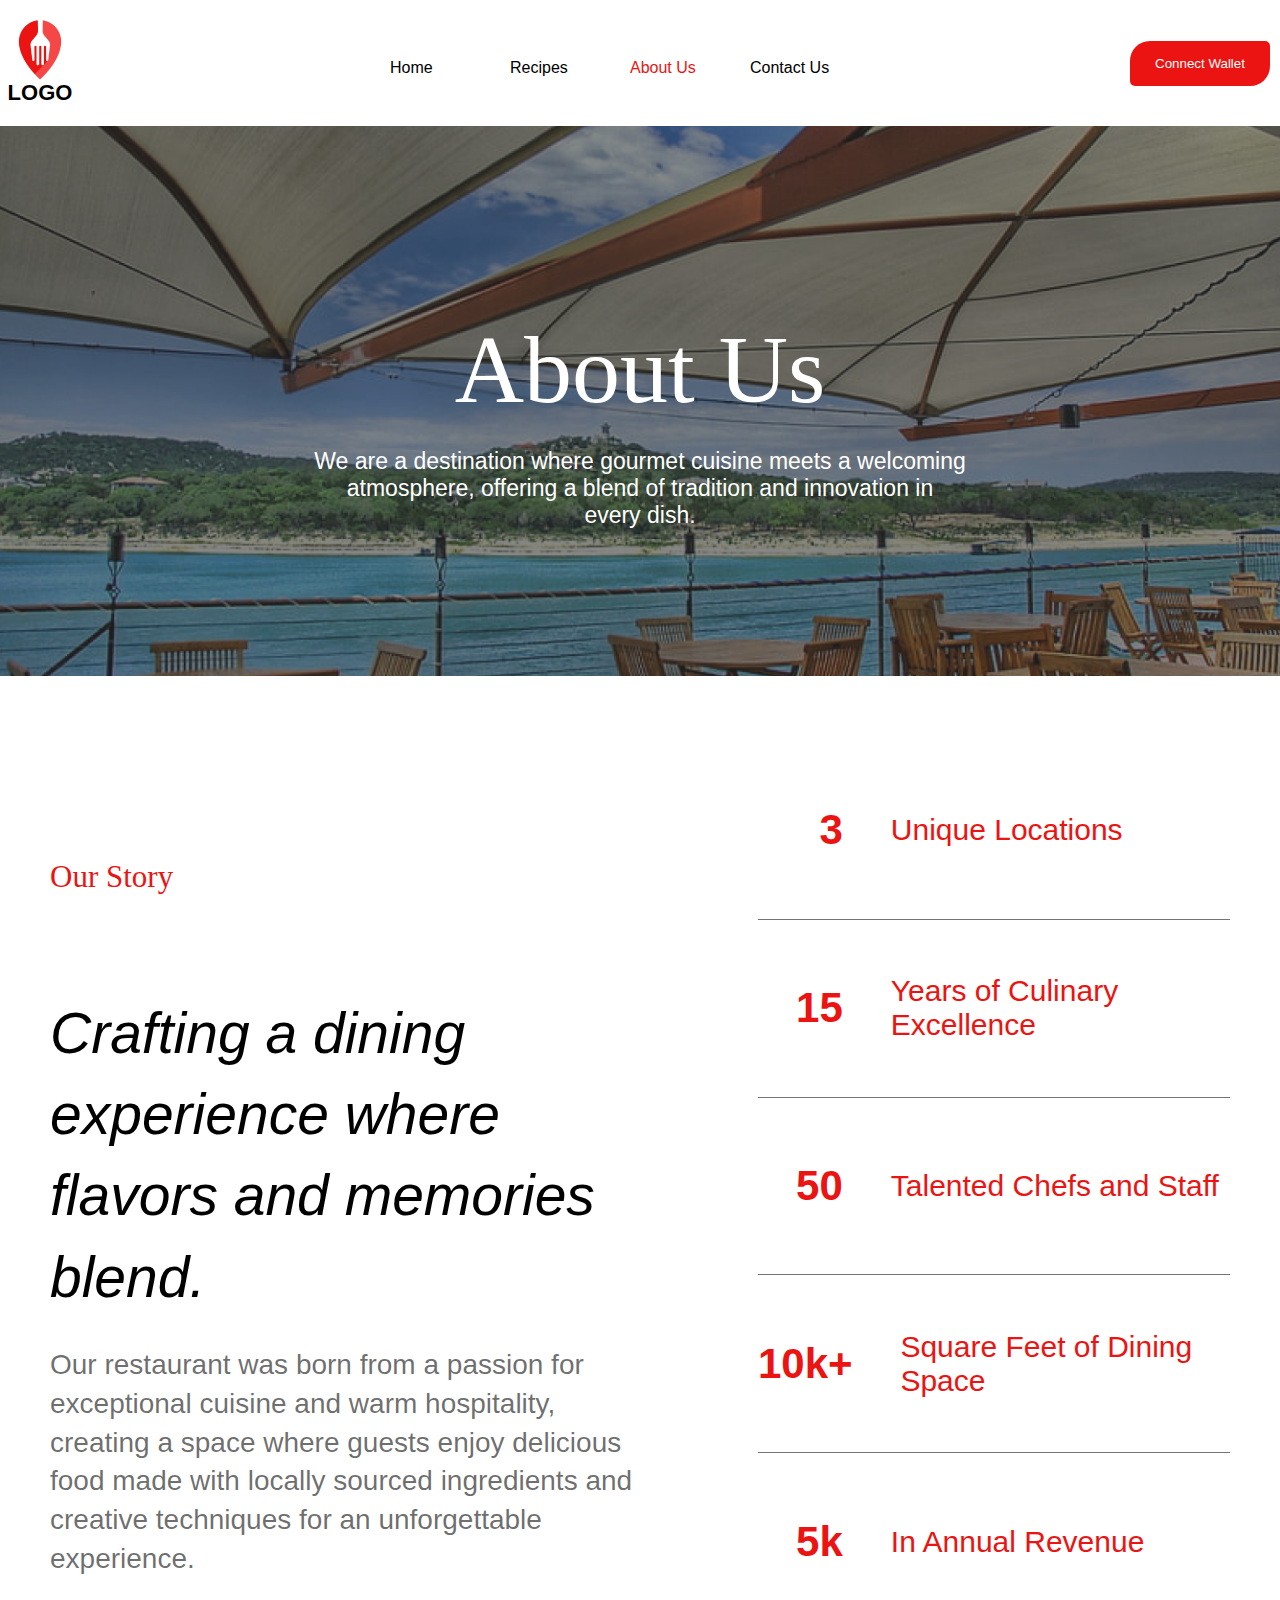
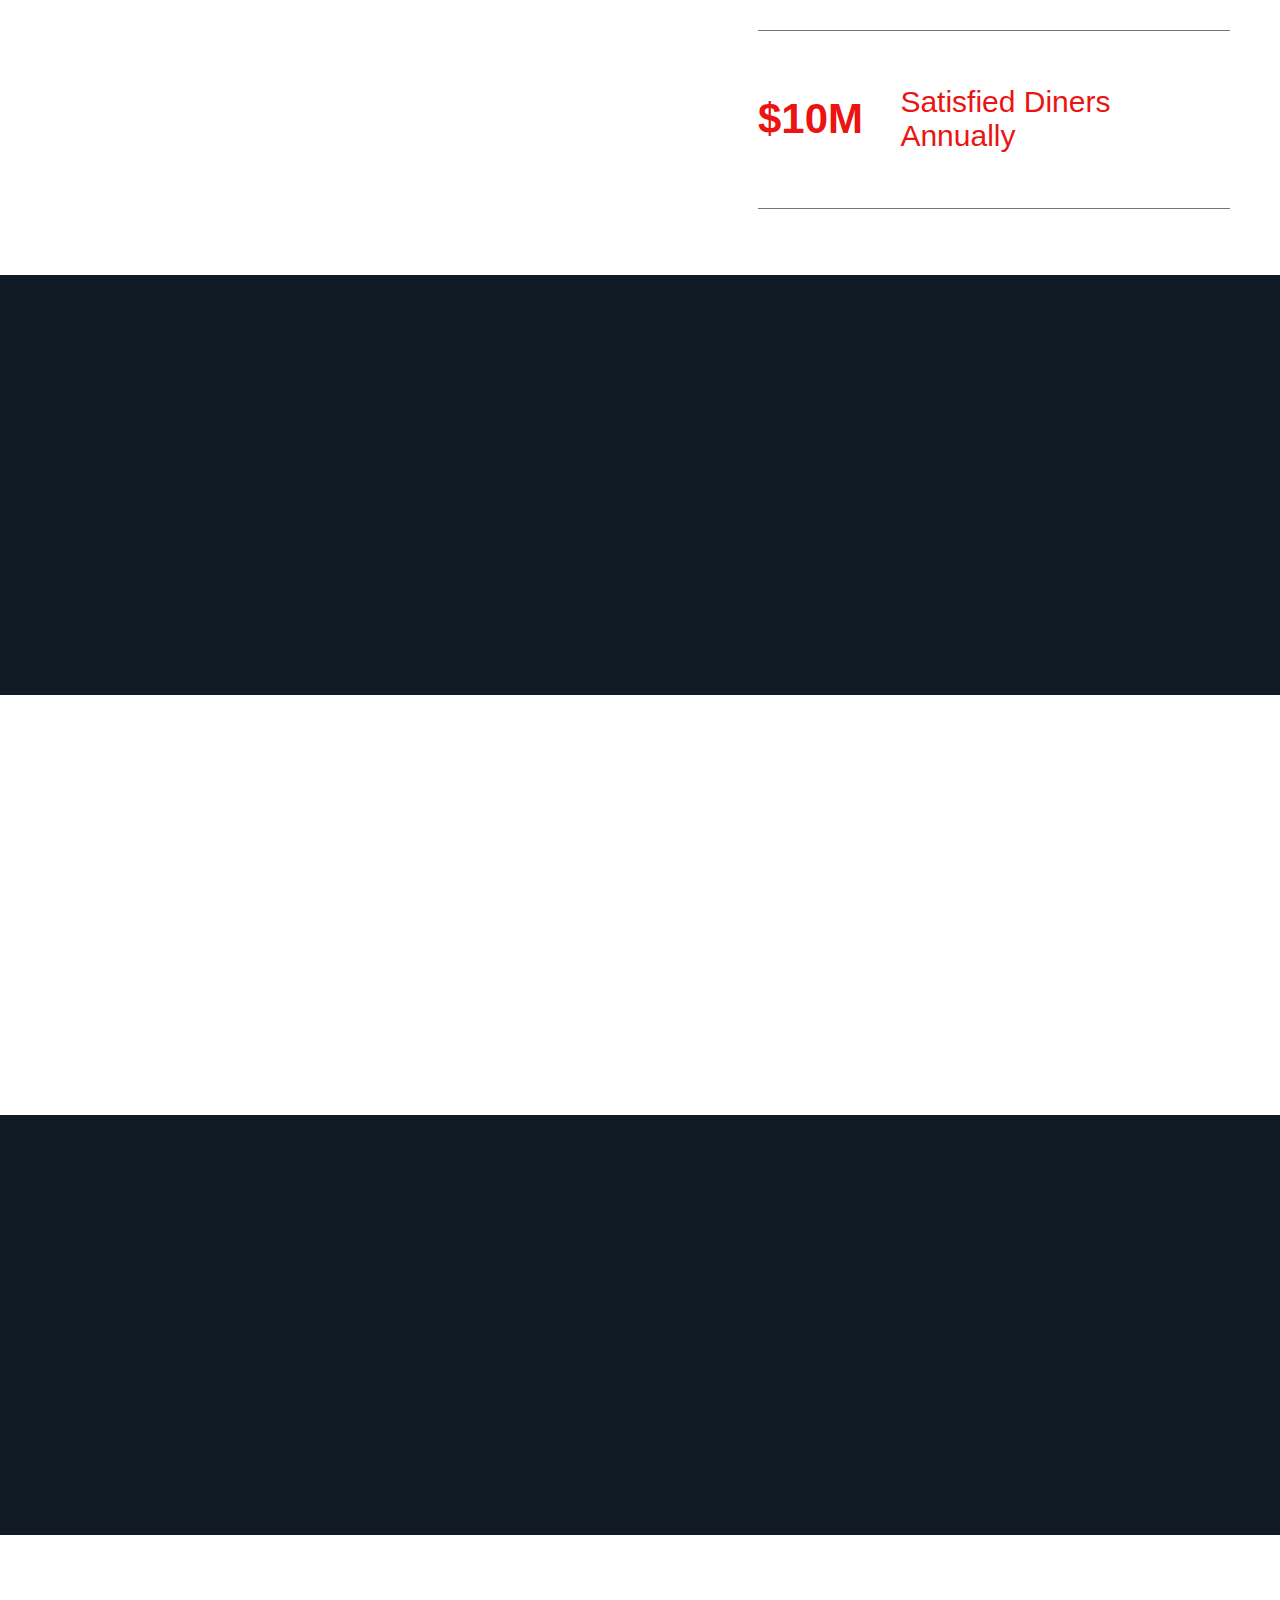
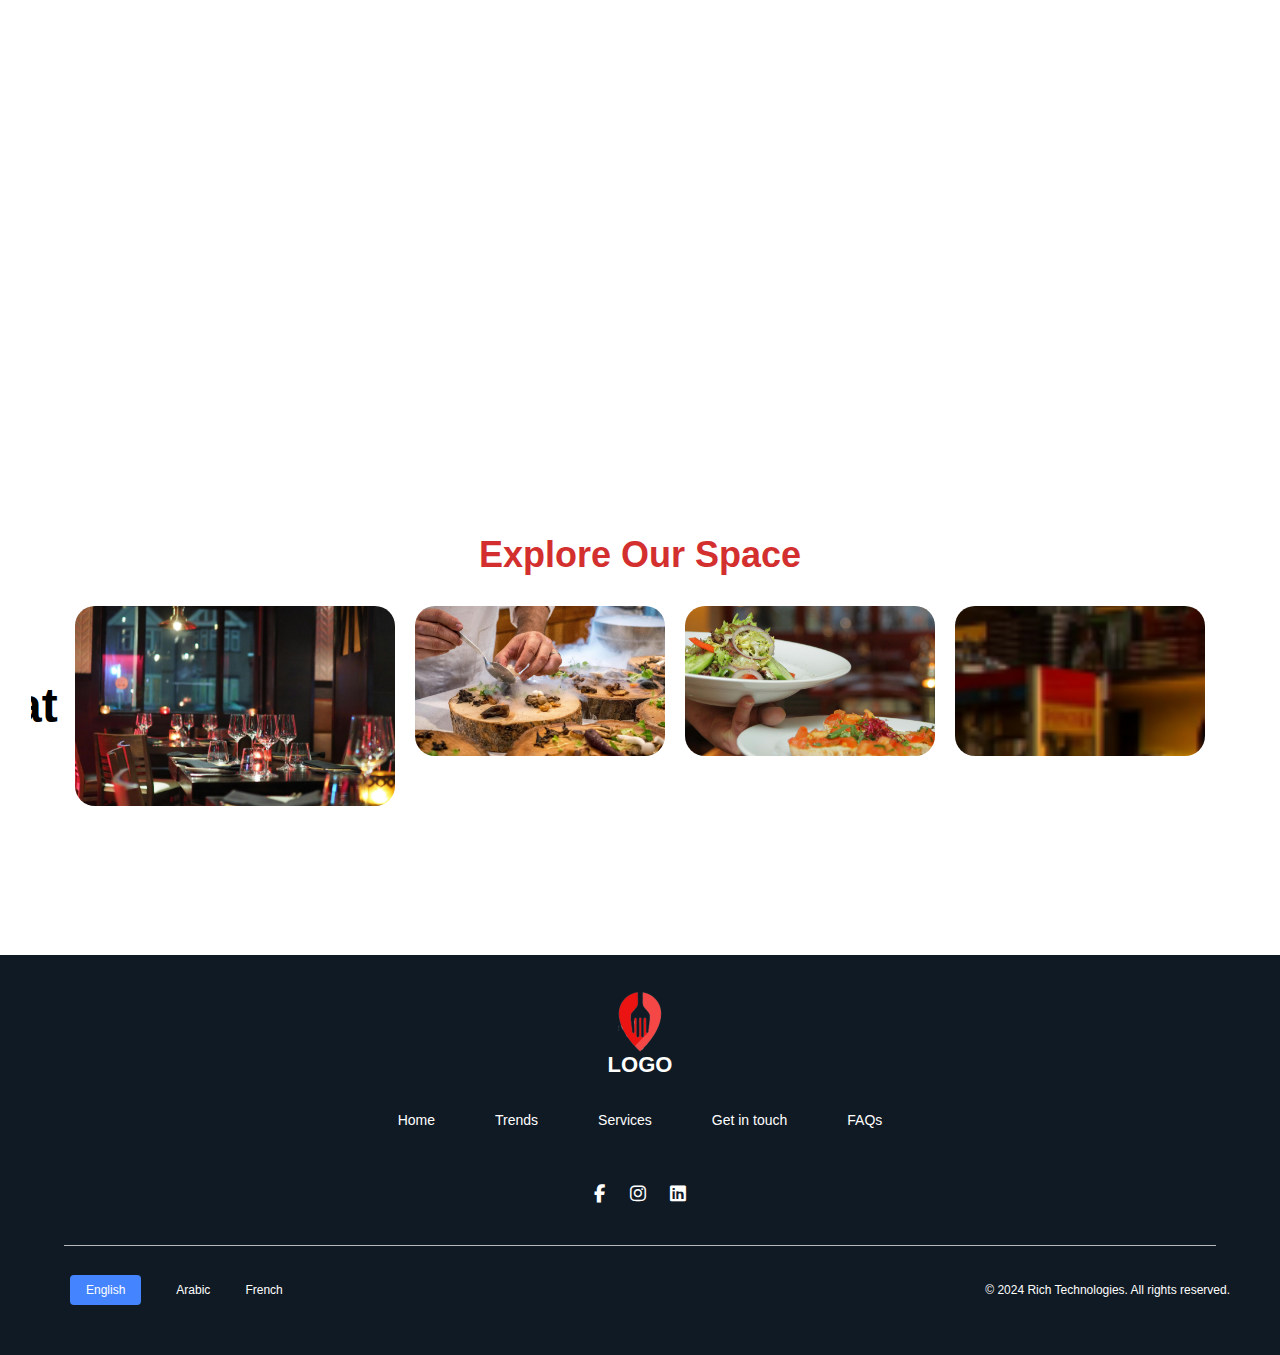
<file: aboutUs.html>
<!DOCTYPE html>
<html lang="en">

<head>
    <meta charset="UTF-8">
    <meta name="viewport" content="width=device-width, initial-scale=1.0">
    <title>restaurant landing page</title>
    <link rel="preconnect" href="https://fonts.googleapis.com">
    <link rel="preconnect" href="https://fonts.gstatic.com" crossorigin>
    <link
        href="https://fonts.googleapis.com/css2?family=Irish+Grover&family=Montserrat:ital,wght@0,100..900;1,100..900&family=Radio+Canada+Big:ital,wght@0,400..700;1,400..700&family=Roboto:ital,wght@0,100;0,300;0,400;0,500;0,700;0,900;1,100;1,300;1,400;1,500;1,700;1,900&display=swap"
        rel="stylesheet">

    <link rel="stylesheet" href="styles/aboutUs.css">
    <link rel="stylesheet" href="styles/style.css">
    <link rel="stylesheet" href="https://cdnjs.cloudflare.com/ajax/libs/font-awesome/6.5.2/css/all.min.css">

</head>

<body>

    <div class="loader ">
        <h1 class="red">
            Loading, please wait...
        </h1>
    </div>
    <div class="content">
        <section class="header">
            <div class="header-center">
                <div class="logo">
                    <img src="/images/logo.png" alt="logo">
                    <a href="#">LOGO</a>
                </div>
                <div class="sidebar">
                    <i class="fa fa-times" id="menu-close"></i>
                    <nav>
                        <ul>
                            <li><a href="index.html">Home</a></li>
                            <li><a href="recipes.html">Recipes</a></li>
                            <li><a href="aboutUs.html" class="clicked">About Us</a></li>
                            <li><a href="contactUs.html">Contact Us</a></li>
                        </ul>
                    </nav>
                </div>
                <div class="header-button">
                    <button class="btn">Connect Wallet</button>
                </div>
                <i class="fa fa-bars" id="menu-open"></i>
            </div>
        </section>
        <section class="about-intro">
            <div>
                <h1>About Us</h1>
                <p>We are a destination where gourmet cuisine meets a welcoming <br> atmosphere, offering a blend of
                    tradition
                    and innovation in <br> every dish.</p>
            </div>
        </section>
        <section class="our-story-section">
            <div class="our-story-section-left-content">
                <h2>Our Story</h2>
                <h1>Crafting a dining experience where flavors and memories blend.</h1>
                <p>Our restaurant was born from a passion for exceptional cuisine and warm hospitality, creating a space
                    where guests enjoy delicious food made with locally sourced ingredients and creative techniques for
                    an
                    unforgettable experience.</p>
            </div>
            <div class="our-story-section-right-content">
                <ul class="stats">
                    <li>
                        <p>3</p><span>Unique Locations</span>
                    </li>
                    <li>
                        <p>15</p> <span>Years of Culinary Excellence</span>
                    </li>
                    <li>
                        <p>50</p> <span>Talented Chefs and Staff</span>
                    </li>
                    <li>
                        <p>10k+</p> <span>Square Feet of Dining Space</span>
                    </li>
                    <li>
                        <p>5k </p> <span>In Annual Revenue</span>
                    </li>
                    <li>
                        <p>$10M </p> <span>Satisfied Diners Annually</span>
                    </li>
                </ul>
            </div>
        </section>
        <section class="about-sections bg-black">
            <div class="about-sections-center">
                <div class="about-sections-text">
                    <h2>Mission</h2>
                    <p>To delight our guests by offering a memorable dining experience with flavorful dishes crafted
                        from
                        fresh, locally sourced ingredients in a warm and inviting atmosphere.</p>
                </div>
                <div>
                    <img src="images/mission-img.png" alt="">
                </div>
            </div>
        </section>
        <section class="about-sections bg-white">
            <div class="about-sections-center">
                <div>
                    <img src="images/vision-img.png" alt="">
                </div>
                <div class="about-sections-text">
                    <h2>Vision</h2>
                    <p>To become a leading destination for culinary excellence by blending innovative cuisine with
                        exceptional service, making every meal a cherished moment for our guests.</p>
                </div>
            </div>
        </section>
        <section class="about-sections bg-black">
            <div class="about-sections-center">
                <div class="about-sections-text">
                    <h2>Mission</h2>
                    <p>We believe in the power of community, sourcing locally, and sustainability. Our commitment is to
                        quality in every dish and every interaction with our guests.</p>
                </div>
                <div>
                    <img src="images/values-img.png" alt="">
                </div>
            </div>
        </section>
        <section class="about-sections bg-white">
            <div class="about-sections-center">
                <div>
                    <img src="images/experience.png" alt="">
                </div>
                <div class="about-sections-text">
                    <h2>Mission</h2>
                    <p>We believe in the power of community, sourcing locally, and sustainability. Our commitment is to
                        quality in every dish and every interaction with our guests.</p>
                </div>
            </div>
        </section>
        <section class="space-gallery-section">
            <h2>Explore Our Space</h2>
            <div class="space-gallery-container">
                <div class="space-nav-button space-left-button">
                    <h1>what</h1>
                </div>
                <div class="space-image-gallery">
                    <img src="images/space-img-1.png" alt="Image 1" class="active">
                    <img src="images/space-img-2.png" alt="Image 2">
                    <img src="images/space-img-3.png" alt="Image 3">
                    <img src="images/space-img-4.png" alt="Image 4">
                </div>
                <div class="space-nav-button space-right-button">left</div>
            </div>
        </section>
        <footer class="footer-section">
            <div class="footer-top">
                <div class="logo footer-logo">
                    <img src="/images/footer-logo.png" alt="logo">
                    <a href="#">LOGO</a>
                </div>
                <ul class="footer-menu">
                    <li><a href="#">Home</a></li>
                    <li><a href="#">Trends</a></li>
                    <li><a href="#">Services</a></li>
                    <li><a href="#">Get in touch</a></li>
                    <li><a href="#">FAQs</a></li>
                </ul>
                <div class="footer-social">
                    <a href="#"><i class="fab fa-facebook-f"></i></a>
                    <a href="#"><i class="fab fa-instagram"></i></a>
                    <a href="#"><i class="fa-brands fa-linkedin"></i></a>
                </div>
            </div>
            <div class="footer-bottom">
                <div class="footer-languages">
                    <a href="#" class="language active-language">English</a>
                    <a href="#" class="language">Arabic</a>
                    <a href="#" class="language">French</a>
                </div>
                <div class="footer-copyright">
                    &copy; 2024 Rich Technologies. All rights reserved.
                </div>
            </div>
        </footer>

    </div>

    <script src="javaScript/script.js"></script>
    <script src="./javaScript/homeAnimation.js"></script>

</body>

</html>
</file>
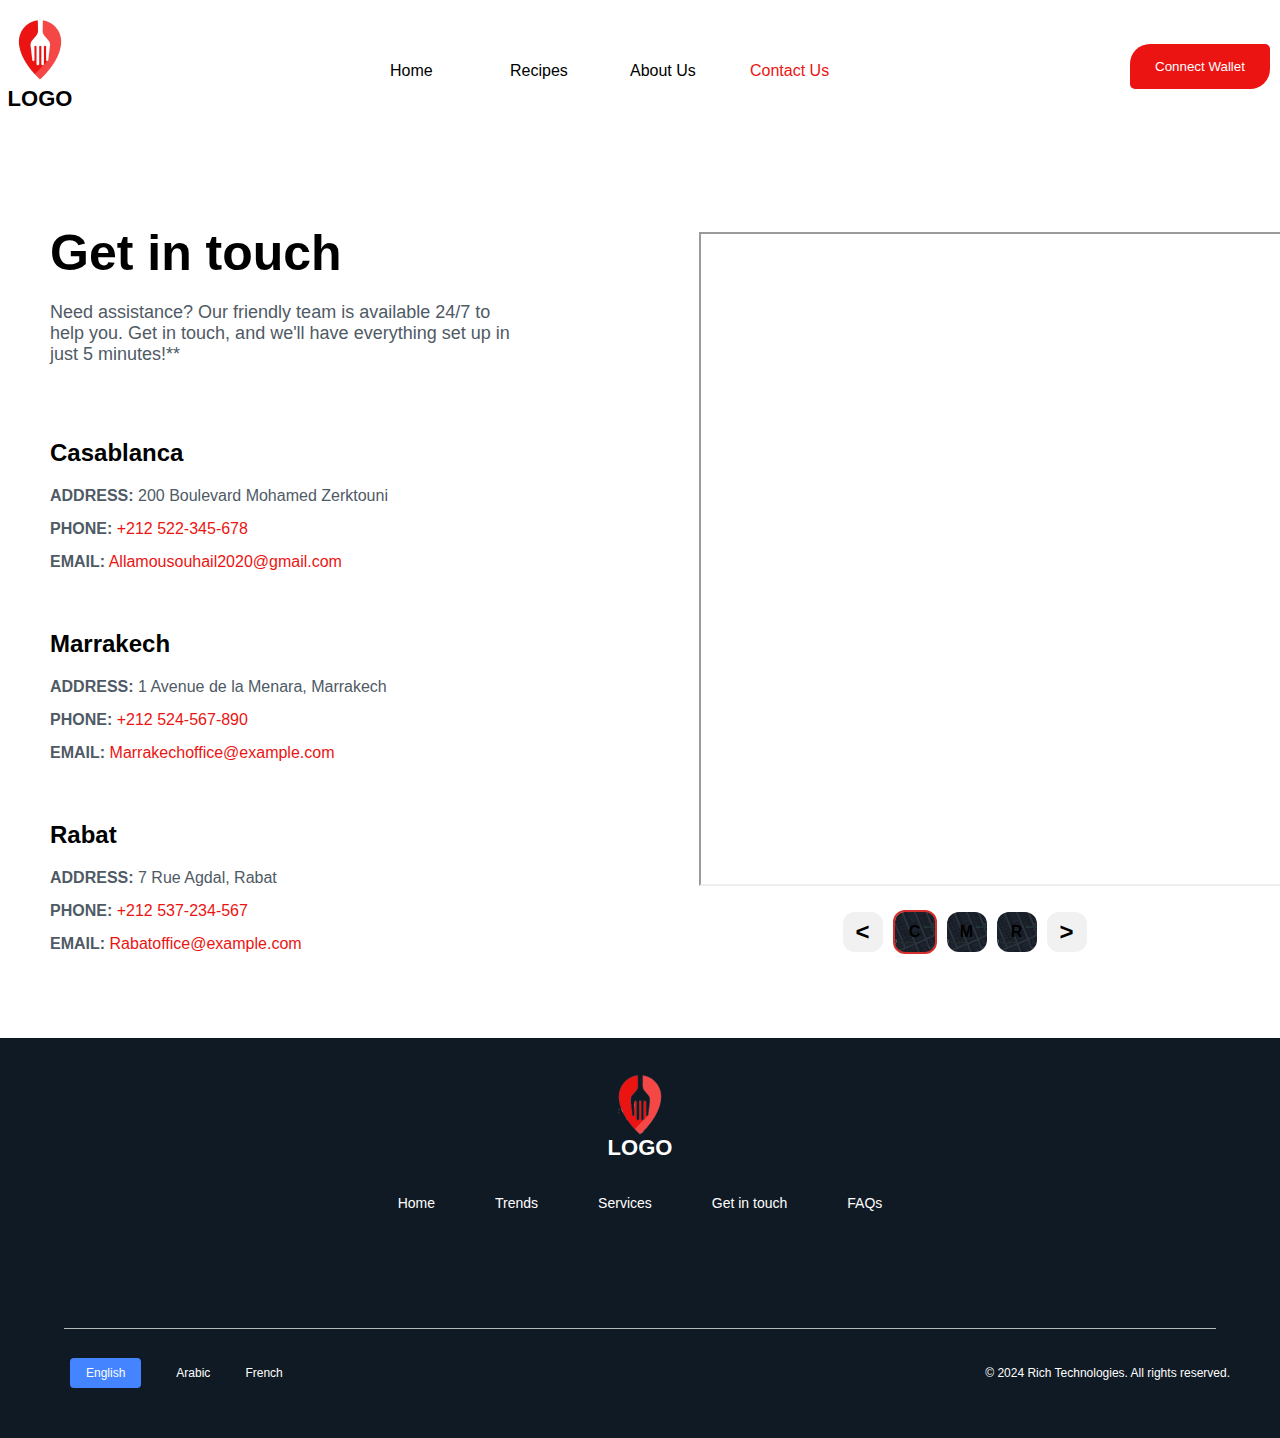
<file: contactUs.html>
<!DOCTYPE html>
<html lang="en">

<head>
    <meta charset="UTF-8">
    <meta name="viewport" content="width=device-width, initial-scale=1.0">
    <title>Get in Touch Section</title>
    <link rel="stylesheet" href="./styles/style.css">
    <link rel="stylesheet" href="./styles/constactUs.css">
</head>

<body>
    <section class="header">
        <div class="header-center">
            <div class="logo">
                <a href="index.html">
                    <img src="/images/logo.png" alt="logo">
                    <a href="index.html">LOGO</a>
                </a>
            </div>
            <div class="sidebar">
                <i class="fa fa-times" id="menu-close"></i>
                <nav>
                    <ul>
                        <li><a href="index.html">Home</a></li>
                        <li><a href="recipes.html">Recipes</a></li>
                        <li><a href="aboutUs.html">About Us</a></li>
                        <li><a href="contactUs.html" class="clicked">Contact Us</a></li>
                    </ul>
                </nav>
            </div>
            <div class="header-button">
                <button class="btn">Connect Wallet</button>
            </div>
            <i class="fa fa-bars" id="menu-open"></i>
        </div>
    </section>
    <section class="section">
        <div class="left-content">
            <h2>Get in touch</h2>
            <p>Need assistance? Our friendly team is available 24/7 to <br>help you. Get in touch, and we'll have
                everything
                set up in <br> just 5 minutes!**</p>

            <div class="contact-info">
                <h3>Casablanca</h3>
                <p><span>ADDRESS:</span> 200 Boulevard Mohamed Zerktouni</p>
                <p><span>PHONE:</span> <a href="tel:+212522345678">+212 522-345-678</a></p>
                <p><span>EMAIL:</span> <a href="mailto:Allamousouhail2020@gmail.com">Allamousouhail2020@gmail.com</a>
                </p>
            </div>

            <div class="contact-info">
                <h3>Marrakech</h3>
                <p><span>ADDRESS:</span> 1 Avenue de la Menara, Marrakech</p>
                <p><span>PHONE:</span> <a href="tel:+212524567890">+212 524-567-890</a></p>
                <p><span>EMAIL:</span> <a href="mailto:Marrakechoffice@example.com">Marrakechoffice@example.com</a></p>
            </div>

            <div class="contact-info">
                <h3>Rabat</h3>
                <p><span>ADDRESS:</span> 7 Rue Agdal, Rabat</p>
                <p><span>PHONE:</span> <a href="tel:+212537234567">+212 537-234-567</a></p>
                <p><span>EMAIL:</span> <a href="mailto:Rabatoffice@example.com">Rabatoffice@example.com</a></p>
            </div>
        </div>

        <div class="right-content">
            <iframe class="map-iframe" id="mapIframe"
                src="https://www.google.com/maps/embed?pb=!1m18!1m12!1m3!1d3238.5830634853877!2d-7.623098999999999!3d33.5731104!2m3!1f0!2f0!3f0!3m2!1i1024!2i768!4f13.1!3m3!1m2!1s0xda7c82d57fe1b2f%3A0x977e3ffca3b11970!2sBoulevard%20Mohamed%20Zerktouni%2C%20Casablanca%2020250!5e0!3m2!1sen!2sma!4v1600075041728!5m2!1sen!2sma"
                allowfullscreen="" aria-hidden="false" tabindex="0"></iframe>
            <div class="pagination">
                <div class="arrow" onclick="prevMap()">&lt;</div>
                <div id="casablancaBtn" class="active bg-img" onclick="showMap('Casablanca')">C</div>
                <div id="marrakechBtn" class="bg-img" onclick="showMap('Marrakech')">M</div>
                <div id="rabatBtn" class="bg-img" onclick="showMap('Rabat')">R</div>
                <div class="arrow" onclick="nextMap()">&gt;</div>
            </div>
        </div>
    </section>
    <footer class="footer-section">
        <div class="footer-top">
            <div class="logo footer-logo">
                <img src="/images/footer-logo.png" alt="logo">
                <a href="#">LOGO</a>
            </div>
            <ul class="footer-menu">
                <li><a href="#">Home</a></li>
                <li><a href="#">Trends</a></li>
                <li><a href="#">Services</a></li>
                <li><a href="#">Get in touch</a></li>
                <li><a href="#">FAQs</a></li>
            </ul>
            <div class="footer-social">
                <a href="#"><i class="fab fa-facebook-f"></i></a>
                <a href="#"><i class="fab fa-instagram"></i></a>
                <a href="#"><i class="fa-brands fa-linkedin"></i></a>
            </div>
        </div>
        <div class="footer-bottom">
            <div class="footer-languages">
                <a href="#" class="language active-language">English</a>
                <a href="#" class="language">Arabic</a>
                <a href="#" class="language">French</a>
            </div>
            <div class="footer-copyright">
                &copy; 2024 Rich Technologies. All rights reserved.
            </div>
        </div>
    </footer>

    <script>
        let currentMap = 'Casablanca';
        const maps = {
            'Casablanca': 'https://www.google.com/maps/embed?pb=!1m18!1m12!1m3!1d3238.5830634853877!2d-7.623098999999999!3d33.5731104!2m3!1f0!2f0!3f0!3m2!1i1024!2i768!4f13.1!3m3!1m2!1s0xda7c82d57fe1b2f%3A0x977e3ffca3b11970!2sBoulevard%20Mohamed%20Zerktouni%2C%20Casablanca%2020250!5e0!3m2!1sen!2sma!4v1600075041728!5m2!1sen!2sma',
            'Marrakech': 'https://www.google.com/maps/embed?pb=!1m18!1m12!1m3!1d27176.40611385319!2d-8.01956546500368!3d31.63246042939783!2m3!1f0!2f0!3f0!3m2!1i1024!2i768!4f13.1!3m3!1m2!1s0xdafefd3fda641bf%3A0xb516092029346f2d!2sM%20Bacha%20Restaurant!5e0!3m2!1sen!2sma!4v1724782224509!5m2!1sen!2sma',
            'Rabat': 'https://www.google.com/maps/embed?pb=!1m18!1m12!1m3!1d105884.60851931132!2d-6.940179997407899!3d33.96956347847132!2m3!1f0!2f0!3f0!3m2!1i1024!2i768!4f13.1!3m3!1m2!1s0xda76d47c55901e7%3A0xeeedba0a87163e35!2sBurger%20King%20-%20Agdal%20Ryad!5e0!3m2!1sen!2sma!4v1724782403051!5m2!1sen!2sma'
        };

        function showMap(city) {
            currentMap = city;
            document.getElementById('mapIframe').src = maps[city];
            updateActiveButton();
        }

        function updateActiveButton() {
            document.getElementById('casablancaBtn').classList.remove('active');
            document.getElementById('marrakechBtn').classList.remove('active');
            document.getElementById('rabatBtn').classList.remove('active');

            if (currentMap === 'Casablanca') {
                document.getElementById('casablancaBtn').classList.add('active');
            } else if (currentMap === 'Marrakech') {
                document.getElementById('marrakechBtn').classList.add('active');
            } else if (currentMap === 'Rabat') {
                document.getElementById('rabatBtn').classList.add('active');
            }
        }

        function prevMap() {
            if (currentMap === 'Casablanca') {
                showMap('Rabat');
            } else if (currentMap === 'Marrakech') {
                showMap('Casablanca');
            } else if (currentMap === 'Rabat') {
                showMap('Marrakech');
            }
        }

        function nextMap() {
            if (currentMap === 'Casablanca') {
                showMap('Marrakech');
            } else if (currentMap === 'Marrakech') {
                showMap('Rabat');
            } else if (currentMap === 'Rabat') {
                showMap('Casablanca');
            }
        }
    </script>
</body>

</html>
</file>
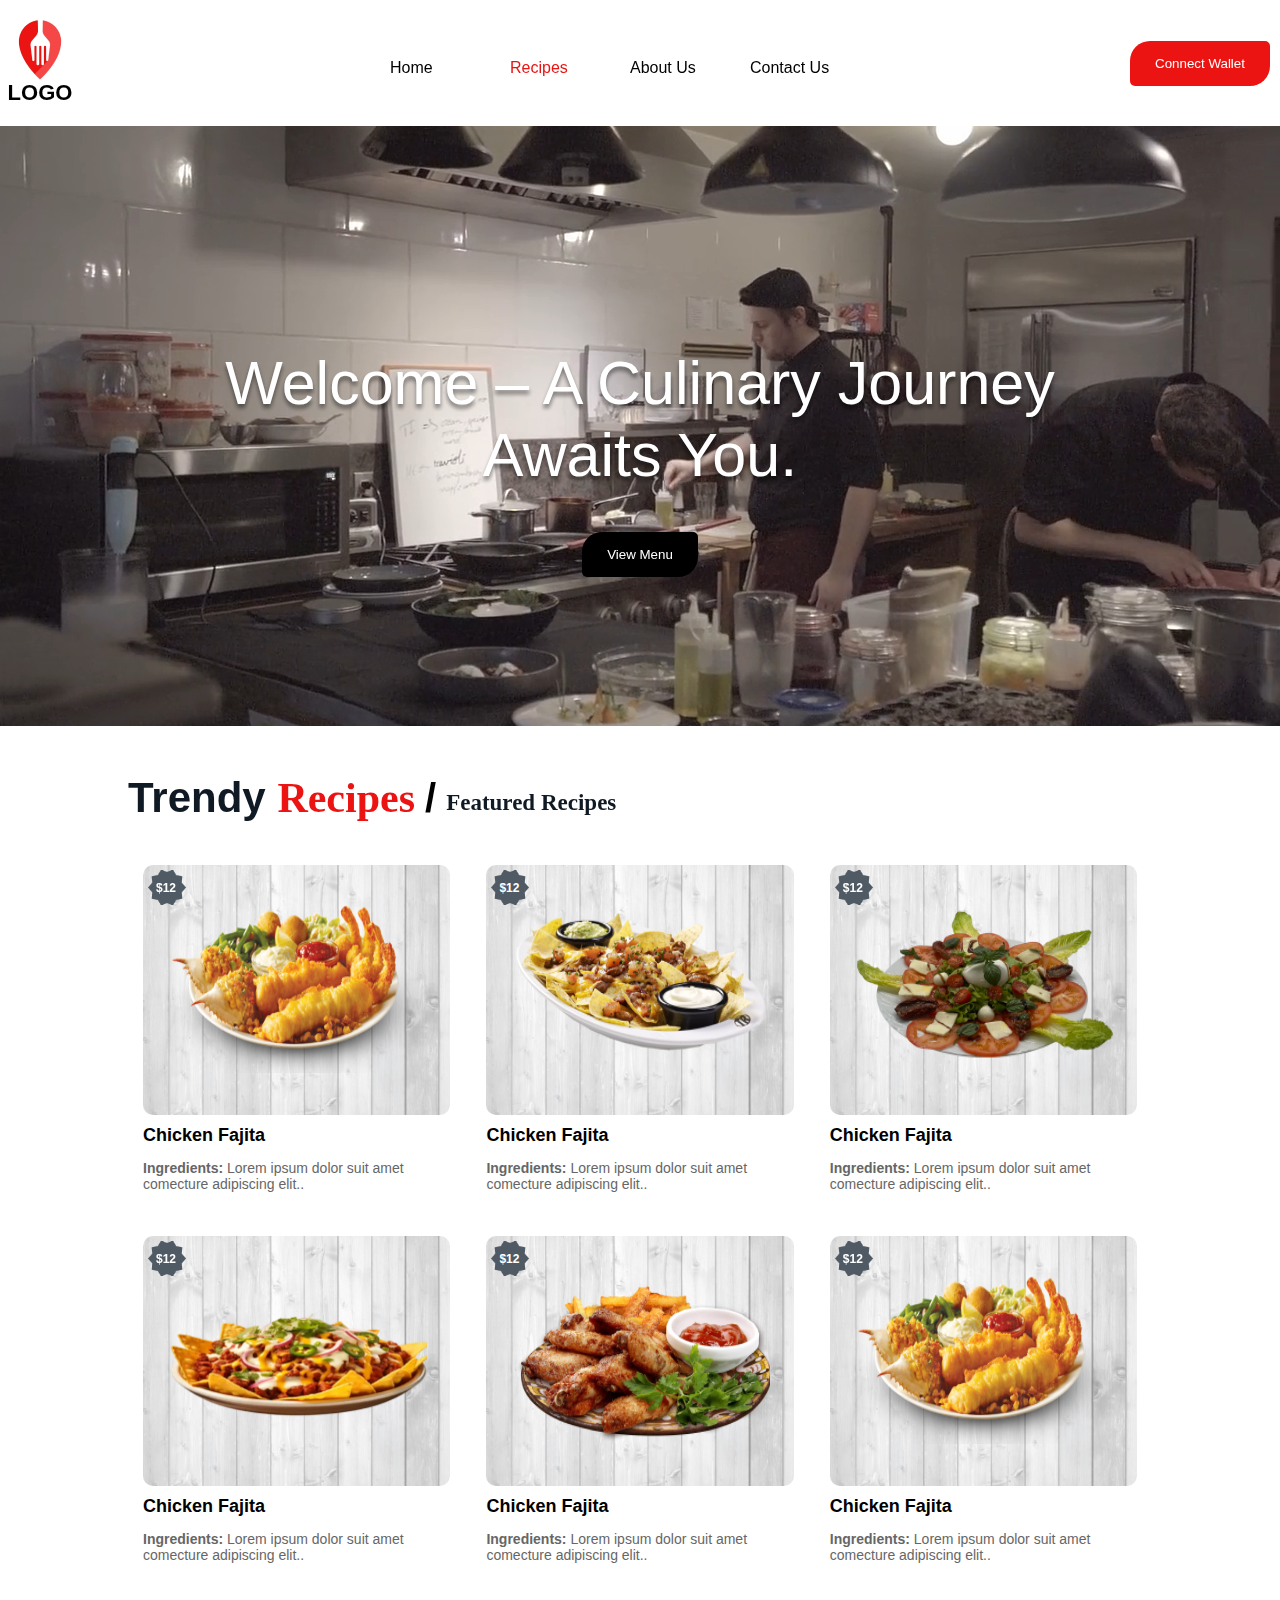
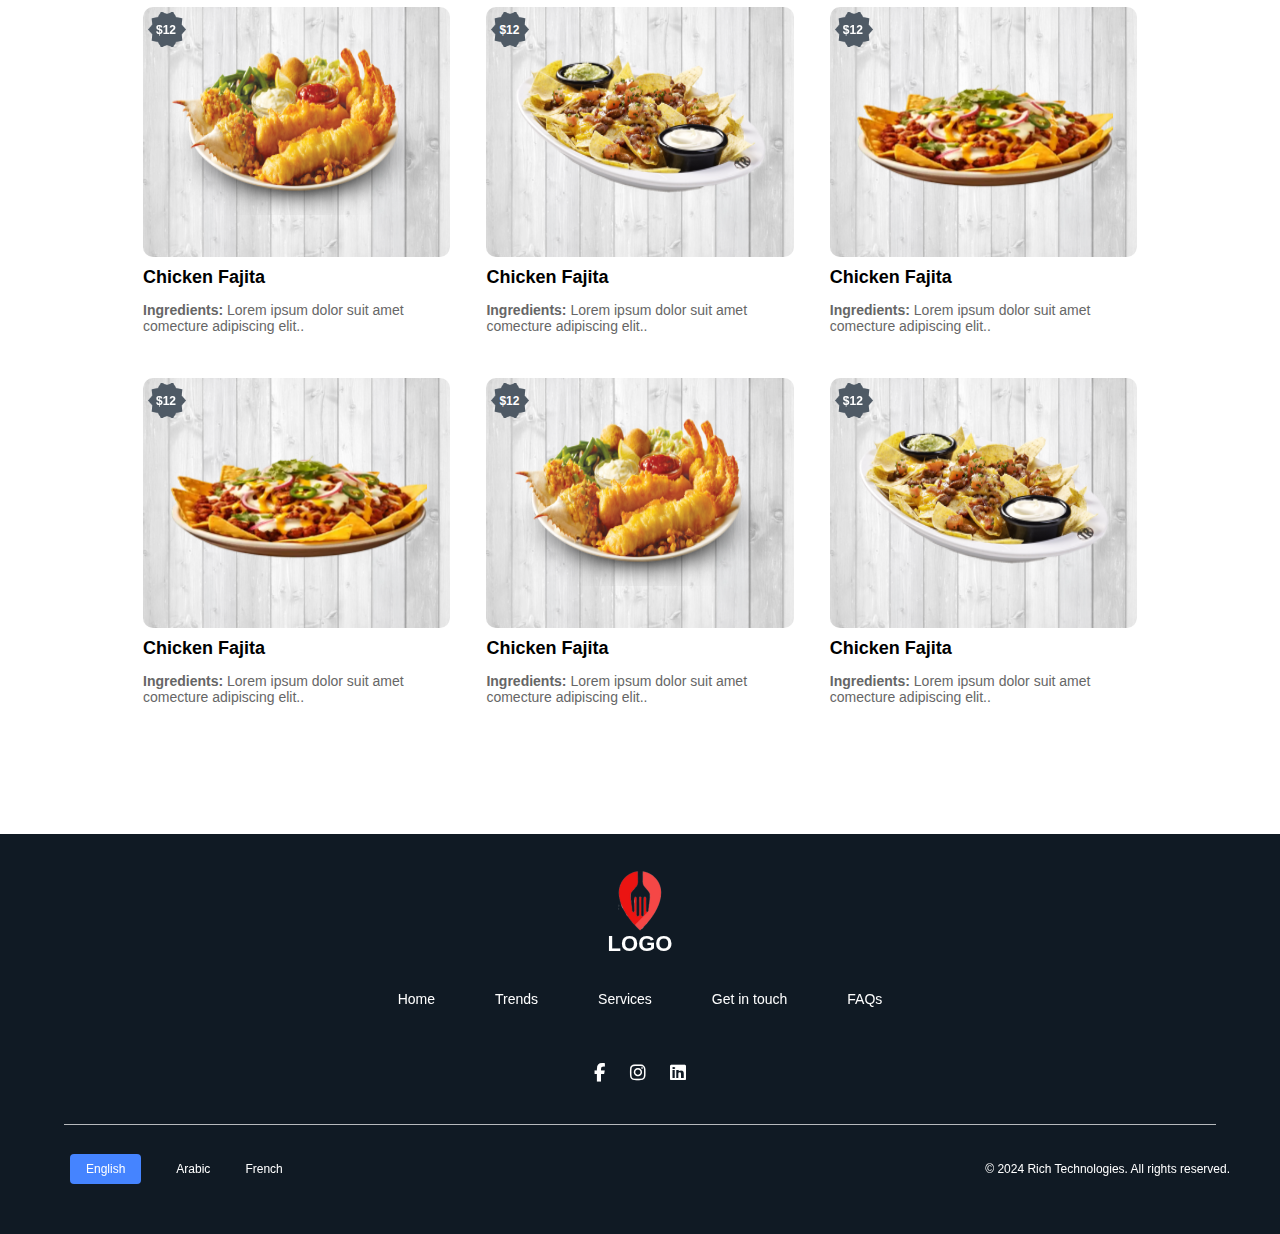
<file: recipes.html>
<!DOCTYPE html>
<html lang="en">

<head>
    <meta charset="UTF-8">
    <meta name="viewport" content="width=device-width, initial-scale=1.0">
    <title>restaurant landing page</title>
    <link rel="preconnect" href="https://fonts.googleapis.com">
    <link rel="preconnect" href="https://fonts.gstatic.com" crossorigin>
    <link
        href="https://fonts.googleapis.com/css2?family=Irish+Grover&family=Montserrat:ital,wght@0,100..900;1,100..900&family=Radio+Canada+Big:ital,wght@0,400..700;1,400..700&family=Roboto:ital,wght@0,100;0,300;0,400;0,500;0,700;0,900;1,100;1,300;1,400;1,500;1,700;1,900&display=swap"
        rel="stylesheet">

    <link rel="stylesheet" href="styles/style.css">
    <link rel="stylesheet" href="styles/recipe.css">
    <link rel="stylesheet" href="https://cdnjs.cloudflare.com/ajax/libs/font-awesome/6.5.2/css/all.min.css">

</head>

<body>
    <div class="loader ">
        <h1 class="red">
            Loading, please wait...
        </h1>
    </div>
    <div class="content">
        <section class="header">
            <div class="header-center">
                <div class="logo">
                    <img src="./images/logo.png" alt="logo">
                    <a href="index.html">LOGO</a>
                </div>
                <div class="sidebar">
                    <i class="fa fa-times" id="menu-close"></i>
                    <nav>
                        <ul>
                            <li><a href="index.html">Home</a></li>
                            <li><a href="recipes.html " class="clicked">Recipes</a></li>
                            <li><a href="aboutUs.html">About Us</a></li>
                            <li><a href="contactUs.html">Contact Us</a></li>
                        </ul>
                    </nav>
                </div>
                <div class="header-button">
                    <button class="btn">Connect Wallet</button>
                </div>
                <i class="fa fa-bars" id="menu-open"></i>
            </div>
        </section>
        <section class="recipe-intro">
            <video src="./images/recipes-intro-bg.mp4" id="recipe-video" autoplay muted loop></video>
            <div class="recipt-intro-content">
                <div>
                    <h1>Welcome – A Culinary Journey <br> Awaits You.</h1>
                </div>
                <button class="view-more btn">View Menu</button>
            </div>
        </section>
        <section class="recipes-container">
            <div class="recipes-container-header">
                <div class="big-link" id="big-title">
                </div>
                <h2>/</h2>
                <div class="small-link" id="small-title">
                </div>
            </div>
            <section class="trendy-recipes show">
                <div class="recipes-grid">
                    <div class="recipe-card">
                        <div class="price-badge">
                            <h4>$12</h4>
                        </div>
                        <div class="img-container">
                            <img src="images/food-img-1.png" alt="">
                        </div>
                        <h3>Chicken Fajita</h3>
                        <p><strong>Ingredients:</strong> Lorem ipsum dolor suit amet comecture adipiscing elit..</p>
                    </div>
                    <div class="recipe-card">
                        <div class="price-badge">
                            <h4>$12</h4>
                        </div>
                        <div class="img-container">
                            <img src="images/food-img-3.png" alt="">
                        </div>
                        <h3>Chicken Fajita</h3>
                        <p><strong>Ingredients:</strong> Lorem ipsum dolor suit amet comecture adipiscing elit..</p>
                    </div>
                    <div class="recipe-card">
                        <div class="price-badge">
                            <h4>$12</h4>
                        </div>
                        <div class="img-container">
                            <img src="images/food-img-6.png" alt="">
                        </div>
                        <h3>Chicken Fajita</h3>
                        <p><strong>Ingredients:</strong> Lorem ipsum dolor suit amet comecture adipiscing elit..</p>
                    </div>
                    <div class="recipe-card">
                        <div class="price-badge">
                            <h4>$12</h4>
                        </div>
                        <div class="img-container">
                            <img src="images/food-img-2.png" alt="">
                        </div>
                        <h3>Chicken Fajita</h3>
                        <p><strong>Ingredients:</strong> Lorem ipsum dolor suit amet comecture adipiscing elit..</p>
                    </div>
                    <div class="recipe-card">
                        <div class="price-badge">
                            <h4>$12</h4>
                        </div>
                        <div class="img-container">
                            <img src="images/food-img-5.png" alt="">
                        </div>
                        <h3>Chicken Fajita</h3>
                        <p><strong>Ingredients:</strong> Lorem ipsum dolor suit amet comecture adipiscing elit..</p>
                    </div>
                    <div class="recipe-card">
                        <div class="price-badge">
                            <h4>$12</h4>
                        </div>
                        <div class="img-container">
                            <img src="images/food-img-4.png" alt="">
                        </div>
                        <h3>Chicken Fajita</h3>
                        <p><strong>Ingredients:</strong> Lorem ipsum dolor suit amet comecture adipiscing elit..</p>
                    </div>
                    <div class="recipe-card">
                        <div class="price-badge">
                            <h4>$12</h4>
                        </div>
                        <div class="img-container">
                            <img src="images/food-img-1.png" alt="">
                        </div>
                        <h3>Chicken Fajita</h3>
                        <p><strong>Ingredients:</strong> Lorem ipsum dolor suit amet comecture adipiscing elit..</p>
                    </div>
                    <div class="recipe-card">
                        <div class="price-badge">
                            <h4>$12</h4>
                        </div>
                        <div class="img-container">
                            <img src="images/food-img-3.png" alt="">
                        </div>
                        <h3>Chicken Fajita</h3>
                        <p><strong>Ingredients:</strong> Lorem ipsum dolor suit amet comecture adipiscing elit..</p>
                    </div>
                    <div class="recipe-card">
                        <div class="price-badge">
                            <h4>$12</h4>
                        </div>
                        <div class="img-container">
                            <img src="images/food-img-2.png" alt="">
                        </div>
                        <h3>Chicken Fajita</h3>
                        <p><strong>Ingredients:</strong> Lorem ipsum dolor suit amet comecture adipiscing elit..</p>
                    </div>
                    <div class="recipe-card">
                        <div class="price-badge">
                            <h4>$12</h4>
                        </div>
                        <div class="img-container">
                            <img src="images/food-img-2.png" alt="">
                        </div>
                        <h3>Chicken Fajita</h3>
                        <p><strong>Ingredients:</strong> Lorem ipsum dolor suit amet comecture adipiscing elit..</p>
                    </div>
                    <div class="recipe-card">
                        <div class="price-badge">
                            <h4>$12</h4>
                        </div>
                        <div class="img-container">
                            <img src="images/food-img-1.png" alt="">
                        </div>
                        <h3>Chicken Fajita</h3>
                        <p><strong>Ingredients:</strong> Lorem ipsum dolor suit amet comecture adipiscing elit..</p>
                    </div>
                    <div class="recipe-card">
                        <div class="price-badge">
                            <h4>$12</h4>
                        </div>
                        <div class="img-container">
                            <img src="images/food-img-3.png" alt="">
                        </div>
                        <h3>Chicken Fajita</h3>
                        <p><strong>Ingredients:</strong> Lorem ipsum dolor suit amet comecture adipiscing elit..</p>
                    </div>
                </div>
            </section>
            <section class="featured-recipes">
                <div class="recipes-grid">
                    <div class="recipe-card">
                        <div class=" days-badge">
                            <h4>6 days</h4>
                        </div>
                        <div class="img-container">
                            <img src="images/food-img-4.png" alt="">
                        </div>
                        <h3>Algerian Couscous</h3>
                        <p><strong>Ingredients:</strong> Lorem ipsum dolor suit amet comecture adipiscing elit..</p>
                    </div>
                    <div class="recipe-card">
                        <div class=" days-badge">
                            <h4>6 days</h4>
                        </div>
                        <div class="img-container">
                            <img src="images/food-img-4.png" alt="">
                        </div>
                        <h3>Algerian Couscous</h3>
                        <p><strong>Ingredients:</strong> Lorem ipsum dolor suit amet comecture adipiscing elit..</p>
                    </div>
                    <div class="recipe-card">
                        <div class=" days-badge">
                            <h4>6 days</h4>
                        </div>
                        <div class="img-container">
                            <img src="images/food-img-4.png" alt="">
                        </div>
                        <h3>Algerian Couscous</h3>
                        <p><strong>Ingredients:</strong> Lorem ipsum dolor suit amet comecture adipiscing elit..</p>
                    </div>
                    <div class="recipe-card">
                        <div class=" days-badge">
                            <h4>6 days</h4>
                        </div>
                        <div class="img-container">
                            <img src="images/food-img-4.png" alt="">
                        </div>
                        <h3>Algerian Couscous</h3>
                        <p><strong>Ingredients:</strong> Lorem ipsum dolor suit amet comecture adipiscing elit..</p>
                    </div>
                    <div class="recipe-card">
                        <div class=" days-badge">
                            <h4>6 days</h4>
                        </div>
                        <div class="img-container">
                            <img src="images/food-img-4.png" alt="">
                        </div>
                        <h3>Algerian Couscous</h3>
                        <p><strong>Ingredients:</strong> Lorem ipsum dolor suit amet comecture adipiscing elit..</p>
                    </div>
                    <div class="recipe-card">
                        <div class=" days-badge">
                            <h4>6 days</h4>
                        </div>
                        <div class="img-container">
                            <img src="images/food-img-4.png" alt="">
                        </div>
                        <h3>Algerian Couscous</h3>
                        <p><strong>Ingredients:</strong> Lorem ipsum dolor suit amet comecture adipiscing elit..</p>
                    </div>
                    <div class="recipe-card">
                        <div class=" days-badge">
                            <h4>6 days</h4>
                        </div>
                        <div class="img-container">
                            <img src="images/food-img-4.png" alt="">
                        </div>
                        <h3>Algerian Couscous</h3>
                        <p><strong>Ingredients:</strong> Lorem ipsum dolor suit amet comecture adipiscing elit..</p>
                    </div>
                    <div class="recipe-card">
                        <div class="days-badge">
                            <h4>2 days</h4>
                        </div>
                        <div class="img-container">
                            <img src="images/food-img-5.png" alt="">
                        </div>
                        <h3>Lorem Ipsum</h3>
                        <p><strong>Ingredients:</strong> Lorem ipsum dolor suit amet comecture adipiscing elit..</p>
                    </div>
                    <div class="recipe-card">
                        <div class="days-badge">
                            <h4>22 days</h4>
                        </div>
                        <div class="img-container">
                            <img src="images/food-img-6.png" alt="">
                        </div>
                        <h3>Lorem Ipsum</h3>
                        <p><strong>Ingredients:</strong> Lorem ipsum dolor suit amet comecture adipiscing elit..</p>
                    </div>
                </div>
            </section>
        </section>
        <footer class="footer-section">
            <div class="footer-top">
                <div class="logo footer-logo">
                    <img src="./images/footer-logo.png" alt="logo">
                    <a href="index.html">LOGO</a>
                </div>
                <ul class="footer-menu">
                    <li><a href="#">Home</a></li>
                    <li><a href="#">Trends</a></li>
                    <li><a href="#">Services</a></li>
                    <li><a href="#">Get in touch</a></li>
                    <li><a href="#">FAQs</a></li>
                </ul>
                <div class="footer-social">
                    <a href="#"><i class="fab fa-facebook-f"></i></a>
                    <a href="#"><i class="fab fa-instagram"></i></a>
                    <a href="#"><i class="fa-brands fa-linkedin"></i></a>
                </div>
            </div>
            <div class="footer-bottom">
                <div class="footer-languages">
                    <a href="#" class="language active-language">English</a>
                    <a href="#" class="language">Arabic</a>
                    <a href="#" class="language">French</a>
                </div>
                <div class="footer-copyright">
                    &copy; 2024 Rich Technologies. All rights reserved.
                </div>
            </div>
        </footer>
    </div>

    <script>
        // recipes sripte
        const bigTitleContainer = document.getElementById('big-title');
        const smallTitleContainer = document.getElementById('small-title');
        const headerContainer = document.querySelector('.recipes-container-header');
        const featuredSection = document.querySelector('.featured-recipes')
        const trendySection = document.querySelector('.trendy-recipes')


        const featuredTitle = `<h1 class="featured-recipes-link">Featured <span>Recipes</span></h1>`;
        const trendyTitle = `<h1 class="trendy-recipes-link">Trendy <span>Recipes</span></h1>`;

        smallTitleContainer.innerHTML = featuredTitle;
        bigTitleContainer.innerHTML = trendyTitle;
        smallTitleContainer.addEventListener('click', () => {
            if (smallTitleContainer.innerHTML === featuredTitle) {
                bigTitleContainer.innerHTML = featuredTitle;
                smallTitleContainer.innerHTML = trendyTitle;
                featuredSection.classList.add('show');
                trendySection.classList.remove('show');
            } else if (smallTitleContainer.innerHTML === trendyTitle) {
                bigTitleContainer.innerHTML = trendyTitle;
                smallTitleContainer.innerHTML = featuredTitle;
                trendySection.classList.add('show');
                featuredSection.classList.remove('show');
            }
        })
    </script>
    <script src="javaScript/script.js"></script>


</body>

</html>
</file>
<file: styles/aboutUs.css>
@import url('https://fonts.googleapis.com/css2?family=Montserrat:ital,wght@0,100..900;1,100..900&family=Radio+Canada+Big:ital,wght@0,400..700;1,400..700&family=Roboto:ital,wght@0,100;0,300;0,400;0,500;0,700;0,900;1,100;1,300;1,400;1,500;1,700;1,900&display=swap');

:root {
    --first-clr: #EB1412;
    --second-clr: #101A24;
    --black-clr: #000000;
    --white-clr: #fff;
    --third-clr: #FFD143;
}

body {
    transition: all .5s;
}



.about-intro {
    background-image: url("../images/about-intro-bg-img.png");
    background-position: center;
    background-size: cover;
    background-repeat: no-repeat;
    display: flex;
    align-items: center;
    justify-content: center;
    text-align: center;
    width: 100%;
    height: 550px;
}

.about-intro h1 {
    color: var(--white-clr);
    font-family: "Irish Grover";
    font-size: 96px;
    font-style: normal;
    font-weight: 400;
    margin-bottom: 5px;
}



.about-intro p {
    color: var(--white-clr);
    text-align: center;
    font-family: 'Inter', sans-serif;
    font-size: 23px;
    font-style: normal;
    font-weight: 400;
}

/*              our story section             */
.our-story-section {
    display: flex;
    justify-content: space-between;
    align-items: center;
    padding: 50px;
    max-width: 1200px;
    margin: 0 auto;
}

.our-story-section-left-content {
    max-width: 50%;
    position: relative;
    top: -4rem;
}

.our-story-section-left-content h2 {
    color: var(--first-clr);
    font-family: "Irish Grover";
    font-size: 31px;
    font-style: normal;
    font-weight: 400;
    line-height: 72px;
    margin-bottom: 80px;
}

.our-story-section-left-content h1 {
    font-size: 48px;
    font-weight: bold;
    line-height: 1.2;
    margin-bottom: 20px;
    color: var(--black-clr);
    font-family: 'Inter', sans-serif;
    font-size: 57px;
    font-style: italic;
    font-weight: 500;
    line-height: 81.135px;
}

.our-story-section-left-content p {
    color: rgba(0, 0, 0, 0.58);
    font-family: 'Inter', sans-serif;
    font-size: 28px;
    font-style: normal;
    font-weight: 400;
    line-height: 139.4%;
}

.our-story-section-right-content {
    max-width: 40%;
}

.stats {
    list-style: none;
    padding: 0;
    color: var(--first-clr);
}

.stats li {
    font-weight: bold;
    border-width: 1px;
    border-bottom: 1.5px solid #757575;
    padding: 1.4rem 0;
    display: flex;
    align-items: center;
}


.stats li span {
    text-align: left;
    font-family: 'Inter', sans-serif;
    font-size: 30px;
    font-style: normal;
    font-weight: 500;
    width: 80%;
}

.stats p {
    width: 20%;
    color: var(--first-clr);
    font-family: 'Inter', sans-serif;
    font-style: normal;
    font-weight: 600;
    font-size: 42px;
    margin-right: 3rem;
    text-align: right;
}

@media (max-width: 768px) {
    .section {
        flex-direction: column;
        text-align: center;
    }

    .left-content,
    .right-content {
        max-width: 100%;
        margin-bottom: 30px;
    }

    .left-content h1 {
        font-size: 36px;
    }

    .stats li {
        font-size: 24px;
    }
}

/*                about sections               */
.about-sections {
    min-height: 420px;
    display: flex;
    align-items: center;
    justify-content: center;
    padding: 0 90px;
}

.about-sections-center {
    display: grid;
    grid-template-columns: repeat(2, 1fr);
    grid-gap: 350px;
    align-items: center;
}

.about-sections-center img {
    width: 270px;
    height: 270px;
    position: relative;
}


.about-sections-text {
    position: relative;
}

.about-sections-center h2 {
    font-family: 'Inter', sans-serif;
    font-size: 61px;
    font-style: normal;
    font-weight: 700;
    margin-bottom: 10px;
    text-transform: uppercase;
}

.about-sections-center p {
    width: 400px;
    height: 70px;
    font-family: 'Inter', sans-serif;
    font-size: 18px;
    font-style: normal;
    font-weight: 600;
    line-height: 146.1%;
    margin-bottom: 70px;
}


.bg-white {
    background-color: var(--white-clr);
    color: var(--black-clr);
}

.bg-black img {
    margin-left: 70px;
}



.bg-white p {
    color: #87827C;
}

.bg-black {
    background-color: var(--second-clr);
    color: var(--white-clr);
}

.bg-black p,
.bg-black h2 {
    color: var(--white-clr);
}



.show-from-left {
    animation: show-from-left 1s;
}

.show-from-right {
    animation: show-from-right 1s;
}

.show-item {
    animation: show-item 3s ease;
    color: red;
}

.show-from-left,
.show-from-right,
.show-item {
    animation-fill-mode: both;
}

@keyframes show-from-left {
    0% {
        left: -100%;
    }

    100% {
        left: 0;
    }
}

@keyframes show-from-right {
    0% {
        right: -100%;
    }

    100% {
        right: 0;
    }
}

@keyframes show-item {
    0% {
        opacity: 0;
    }

    100% {
        opacity: 1;
    }
}

/*               abut us              */
.space-gallery-section {
    text-align: center;
    padding: 50px 20px;
    height: 500px;
    display: flex;
    align-items: center;
    justify-content: center;
    flex-direction: column;
}

.space-gallery-section h2 {
    font-size: 36px;
    font-family: 'Cursive', sans-serif;
    color: #d32f2f;
    margin-bottom: 30px;
}

.space-gallery-container {
    display: flex;
    align-items: center;
    justify-content: center;
    position: relative;
    margin: 0 auto;
    overflow: hidden;
}

.space-image-gallery {
    display: flex;
    gap: 20px;
    scroll-behavior: smooth;
    transition: transform 0.3s ease;
}

.space-image-gallery img {
    width: 250px;
    height: 150px;
    object-fit: cover;
    border-radius: 20px;
    transition: transform 0.3s ease, width 0.3s ease, height 0.3s ease;
}

.space-image-gallery img.active {
    width: 320px;
    height: 200px;
}

.space-nav-button {
    background-color: red;
    border: 2px solid #333;
    border-radius: 50%;
    width: 40px;
    height: 40px;
    font-size: 24px;
    cursor: pointer;
    display: flex;
    align-items: center;
    justify-content: center;
    position: relative;
    z-index: 44;
}

.space-left-button {
    color: red;
    background-color: red;
    left: -50px;
}

.space-right-button {
    right: -50px;
    background-color: red;
}
</file>
<file: styles/style.css>
@import url('https://fonts.googleapis.com/css2?family=Montserrat:ital,wght@0,100..900;1,100..900&family=Radio+Canada+Big:ital,wght@0,400..700;1,400..700&family=Roboto:ital,wght@0,100;0,300;0,400;0,500;0,700;0,900;1,100;1,300;1,400;1,500;1,700;1,900&display=swap');

/* global */
body {
    font-family: 'Inter', sans-serif;
    margin: 0;
    padding: 0;
    overflow-x: hidden;
    background-color: var(--white-clr);
}

:root {
    --first-clr: #EB1412;
    --second-clr: #101A24;
    --black-clr: #000000;
    --white-clr: #fff;
    --third-clr: #FFD143;
}

.btn {
    height: 45px;
    width: auto;
    padding: 0px 25px;
    border-radius: 20px 5px;
    background: var(--first-clr);
    border: none;
    color: var(--white-clr);
    font-weight: 400;
    cursor: pointer;
    transition: background-color 0.3s ease;
}



a {
    text-decoration: none;
    color: var(--white-clr);
}

li {
    list-style: none;
}

p,
h1,
h2,
h3,
h4,
h5,
h6 {
    color: var(--black-clr);
}

.loader {
    position: fixed;
    top: 0;
    left: 0;
    width: 100%;
    height: 100%;
    background: var(--white-clr);
    color: var(--first-clr);
    display: flex;
    align-items: center;
    justify-content: center;
    text-align: center;
    z-index: 1000;
    font-size: 24px;
}

.content {
    display: none;
}

p {
    transition: all 6s;
}

/*               header                    */
.header {
    display: flex;
    align-items: center;
    justify-content: center;
    padding: 20px;
}

div.header-center {
    display: flex;
    align-items: center;
    justify-content: space-between;
    background-color: transparent;
    height: auto;
}

div.logo {
    width: 100px;
    display: flex;
    flex-direction: column;
    align-items: center;
    justify-content: center;
}

div.sidebar {
    margin: 0 250px;
    padding-top: 10px;
}

.logo a {
    color: #000;
    font-family: 'Inter', sans-serif;
    font-size: 22px;
    font-style: normal;
    font-weight: 700;
    line-height: normal;
}

.clicked {
    color: var(--first-clr);
}

nav ul {
    display: flex;
    align-items: center;
    justify-content: center;
}

nav ul li {
    margin: 0 10px;
    width: 100px;
}

nav ul li a {
    font-family: 'Inter', sans-serif;
    font-size: 16px;
    font-style: normal;
    font-weight: 500;
    line-height: normal;
    color: var(--black-clr);
    transition: color 0.3s ease;
}

nav ul li a:hover {
    color: var(--first-clr);
}

div.header-button {
    display: flex;
    align-items: center;
    justify-content: center;
    width: 180px;
}

#menu-close,
#menu-open {
    display: none;
}

/*                   section-1                        */
.hero-container {
    display: flex;
    justify-content: center;
    align-items: center;
    min-height: 90vh;
    position: relative;
    overflow: hidden;
    padding: 20px 0;
}

.recipes-container-header {
    display: flex;
    align-items: center;
    justify-content: space-between;
}

.hero-content {
    display: flex;
    align-items: center;
    justify-content: space-between;
    width: 80%;
}

.text-section {
    max-width: 40%;
    z-index: 2;
}

.text-section h1 {
    color: #101A24;
    font-family: "Irish Grover", system-ui;
    font-style: normal;
    font-size: 61px;
    font-weight: 100;
    padding: 0px;
    display: inline-block;
    margin-bottom: 10px;
}

.text-section p {
    color: #5C6574;
    font-family: 'Inter', sans-serif;
    font-size: 16px;
    font-style: normal;
    font-weight: 400;
}

.buttons {
    margin: 50px 0;
}

.menu-btn,
.book-btn {
    padding: 15px 30px;
}

.menu-btn {
    background-color: var(--black-clr);
    margin-right: 20px;
}

.book-btn {
    background-color: var(--first-clr);
}

.menu-btn:hover,
.book-btn:hover {
    opacity: 0.8;
}

.social-icons {
    margin: 20px 0 0 20px;
    display: flex;
    align-items: center;
}

.social-icons::after {
    content: "";
    width: 183px;
    height: 1px;
    margin-left: 20px;
    opacity: .3;
    background-color: black;
}

.social-icons a {
    margin-right: 15px;
    display: inline-block;
    border: 1px solid #000;
    border-radius: 50%;
    display: flex;
    align-items: center;
    justify-content: center;
    width: 30px;
    height: 30px;
}

.social-icons i {
    color: var(--black-clr);
}

.section-1-imgs {
    position: relative;
    max-width: 60%;
    margin-right: 5%;
}


.food-img {
    position: absolute;
    top: -10px;
    left: -100px;
    width: 220px;
    z-index: 3;
    animation: rotate 20s linear infinite;
}

@keyframes rotate {
    from {
        transform: rotate(0deg);
    }

    to {
        transform: rotate(360deg);
    }
}

.restaurant-img {
    width: 350px;
    border-radius: 20px;
    z-index: 2;
}

img.section-1-top-left-img,
img.section-1-bottom-left-img {
    position: absolute;
    width: 190px;
    height: auto;
    z-index: -1;
}

img.section-1-top-left-img {
    top: -70px;
    right: -90px;
}

img.section-1-bottom-left-img {
    bottom: 10px;
    left: -120px;
    width: 150px;
    opacity: .2;
}

/*              section-2                     */

.recipes-container {
    width: 80%;
    margin: 0 auto;
    padding: 20px 0 100px 0;
}

.featured-recipes h2 {
    font-size: 24px;
    margin-bottom: 20px;
}

.featured-recipes h2 span {
    color: var(--first-clr);
}

.recipes-grid {
    display: flex;
    justify-content: space-between;
    flex-wrap: wrap;
}

.recipe-card {
    background-color: var(--white-clr);
    border-radius: 8px;
    width: 30%;
    padding: 15px;
    text-align: left;
    position: relative;
}

.img-container img {
    width: 260px;
    height: 180px;
    z-index: 10;
    border-radius: 8px;
    margin: 0 12px 15px 12px;
}

.recipe-card h3 {
    font-size: 18px;
    margin: 10px 0;
}

.recipe-card p {
    font-size: 14px;
    color: #666;
}

.img-container {
    background-image: url("../images/food-bg-img-6.png");
    background-position: center;
    background-repeat: no-repeat;
    background-size: cover;
    display: flex;
    align-items: center;
    justify-content: center;
    width: 100%;
    height: 250px;
    border-radius: 10px;
    position: relative;
}

.price-badge,
.days-badge {
    position: absolute;
    color: var(--white-clr);
    font-size: 12px;
    z-index: 5;
}

.days-badge h4 {
    color: var(--white-clr);
    font-weight: 400;
}

.days-badge {
    background-color: #4F5A65;
    border-radius: 14px 5px;
    width: 100px;
    height: 39px;
    display: flex;
    align-items: center;
    justify-content: center;
    text-align: center;
}

.price-badge {
    background-image: url("../images/vector.png");
    background-position: center;
    background-size: cover;
    background-repeat: no-repeat;
    width: 38px;
    height: 35px;
    top: 20px;
    left: 20px;
}

.price-badge h4 {
    color: var(--white-clr);
    font-weight: 600;
    position: absolute;
    right: 10px;
    top: -5px;
}


.view-more {
    background-color: var(--black-clr);
}

.view-more:hover {
    opacity: .8;
}

/*                   section-3                        */

.menu-container {
    padding: 50px 20px;
    background-color: var(--second-clr);
    text-align: center;
}

.menu-container h1 {
    font-family: "Irish Grover";
    font-size: 61px;
    font-style: normal;
    font-weight: 400;
    line-height: 72px;
    color: var(--white-clr);
}

.menu-content {
    display: flex;
    justify-content: center;
    align-items: center;
}

.menu-image {
    position: relative;
    z-index: 55;
}

.menu-image img {
    position: relative;
    width: 550px;
    height: 550px;
    border-radius: 10px;
    margin: 0 50px;
    z-index: 55;
}

.menu-list {
    margin-left: 30px;
    text-align: left;
}

.menu-list h2 {
    font-size: 2em;
    color: var(--third-clr);
    margin-bottom: 40px;
    text-align: center;
}

.menu-item {
    position: relative;
    display: flex;
    align-items: center;
    margin-bottom: 30px;
    /*  for aniamtion  */
    opacity: 0;
}

.menu-item img {
    width: 50px;
    height: 50px;
    margin-right: 15px;
}

.menu-item-description {
    flex: 1;
}

.menu-item-description h3 {
    margin: 0 0 5px 0;
    font-size: 1.2em;
    font-weight: 300;
    color: var(--white-clr);
}

.menu-item-description p {
    margin: 0;
    font-weight: 300;

    font-size: 0.9em;
    color: var(--white-clr);
    opacity: .4;
}

.menu-item-price {
    font-size: 1.2em;
    color: var(--third-clr);
    margin: 0 50px;
}

h2.red,
.red {
    color: var(--first-clr);
}

/*                 section-4                      */

.specials-section {
    padding: 20px 20px 60px 20px;
}

.specials-section h1 {
    font-size: 2.5em;
    margin-bottom: 50px;
    line-height: 1.3;
    text-align: center;

}

.specials-section .highlight {
    color: var(--first-clr);
    font-family: "Irish Grover";
    font-size: 31px;
    font-style: normal;
    font-weight: 400;
    line-height: 72px;
}

.specials-content {
    display: flex;
    justify-content: center;
    gap: 20px;
}

.video-container {
    width: 45%;
    margin: 10px;
    display: flex;
    justify-content: center;
    align-items: center;
    width: 100%;
    max-width: 600px;
    position: relative;
}

video {
    width: 100%;
    border-radius: 10px;
    object-fit: cover;
}



/*                  section-5                     */

.testimonials-section {
    padding: 40px 20px 100px 20px;
    background-color: var(--second-clr);
    height: 550px;
    position: relative;
}

.testimonials-section h1 {
    color: var(--white-clr);
    text-align: center;
    font-size: 2.5em;
    margin-bottom: 40px;
    line-height: 1.3;
}

.testimonials-section .highlight {
    color: var(--first-clr);
    font-weight: 300;
    font-family: "Irish Grover";
}

.testimonials-content {
    display: flex;
    justify-content: center;
    gap: 20px;
    padding: 40px 0 0 0;
}

.testimonial-card {
    background-color: var(--white-clr);
    display: flex;
    justify-content: space-between;
    color: #333;
    width: 375px;
    height: 195px;
    border-radius: 55px 25px;
    padding: 20px 20px 30px 20px;
    cursor: grabbing;
}

.testimonial-header {
    align-items: left;
    line-height: 8px;
    margin-bottom: 10px;
}

.testimonial-card img:first-child {
    margin: 10px 15px 0 0;
}

.testimonial-card img {
    width: 50px;
    height: 50px;
    border-radius: 50%;
}

.testimonial-details h3 {
    margin: 0;
    font-size: 1.2em;
}

.testimonial-details p {
    margin: 0;
    font-size: 0.9em;
    color: #666;
}

.testimonial-text {
    font-size: 1em;
    line-height: 1.5;
    margin-bottom: 20px;
    color: #333;
}

.testimonial-footer {
    font-size: 0.9em;
    color: var(--first-clr);
    display: flex;
    justify-content: flex-start;
    align-items: center;
}


.testimonial-footer span {
    margin: 10px 0 0 0;
}

.testimonial-footer img {
    width: 16px;
    height: 16px;
}

.testimonial-section-footer {
    display: flex;
    justify-content: space-between;
    align-items: center;
    padding: 0 90px;
}

.testimonial-section-footer i {
    color: var(--first-clr);
    font-size: 30px;
}

.testimonial-section-footer .testimonial-dots {
    margin-top: 20px;
    display: flex;
    align-items: center;
    justify-content: center;
}

.testimonial-dots .dot {
    height: 12px;
    width: 12px;
    background-color: #888;
    border-radius: 50%;
    display: inline-block;
    margin: 40px 5px;
    cursor: pointer;
}

.testimonial-dots .dot.active {
    background-color: var(--first-clr);
}

.swiper-slide {
    flex-shrink: 0;
    width: auto;
    height: 100%;
    position: relative;
    transition-property: transform;
    display: flex;
    overflow: hidden;
}


@media (max-width: 768px) {
    .testimonial-card {
        width: 90%;
        height: auto;
    }

    .testimonial-section-footer {
        padding: 0 20px;
    }
}

/*                  section-6                     */
.newsletter-section {
    padding: 70px 0;
    display: flex;
    align-items: center;
    justify-content: center;
}

.overlay {
    width: 1240px;
    height: 534px;
    background-image: url('../images/newsletter-center-img.png');
    background-size: cover;
    background-position: center;
    display: flex;
    align-items: center;
    justify-content: center;
    flex-direction: column;
}

.overlay h1 {
    text-align: center;
    text-shadow: 0px 4px 4px rgba(0, 0, 0, 0.25), 0px 4px 4px rgba(0, 0, 0, 0.25);
    font-family: "Irish Grover";
    font-size: 61px;
    font-style: normal;
    font-weight: 400;
    line-height: 72px;
    margin-bottom: 70px;
    color: var(--white-clr);
}

.input-container {
    position: relative;
    display: flex;
    width: 600px;
    height: 60px;
}

.input-container input[type="email"] {
    flex: 1;
    padding: 10px;
    font-size: 16px;
    border: none;
    outline: none;
    border-radius: 10px;
}

.input-container button {
    position: absolute;
    right: 20px;
    top: 10px;
    background-color: var(--first-clr);
    color: var(--white-clr);
    border: none;
    border-radius: 10px;
    padding: 10px 20px;
    cursor: pointer;
    font-size: 16px;
}

.input-container button:hover {
    background-color: #e60000b6;
}

/*                  footer                     */
.footer-section {
    background-color: var(--second-clr);
    color: var(--white-clr);
    padding: 40px 0 20px 0;
}

.footer-top {
    display: flex;
    flex-direction: column;
    align-items: center;
    padding-bottom: 20px;
}

.footer-logo a {
    color: var(--white-clr);
}

.footer-logo {
    margin: 20px 0;
    height: 40px;
}

.footer-menu {
    list-style: none;
    padding: 0;
    display: flex;
    gap: 20px;
    margin-bottom: 15px;
}

.footer-menu li {
    margin: 20px;
}

.footer-menu a {
    color: var(--white-clr);
    text-decoration: none;
    font-size: 14px;
}

.footer-menu a:hover {
    text-decoration: underline;
}

.footer-social {
    margin: 20px 0;
}

.footer-social a {
    color: var(--white-clr);
    margin: 0px 10px;
    font-size: 18px;
}

.footer-social a:hover {
    color: #999;
}

.footer-bottom::before {
    position: absolute;
    content: "";
    width: 90%;
    top: 0;
    left: 5%;
    background-color: var(--white-clr);
    height: 1px;
    opacity: .7;
}

.footer-bottom {
    position: relative;
    display: flex;
    justify-content: space-between;
    align-items: center;
    font-size: 12px;
    padding: 30px 50px;
}

.footer-languages {
    display: flex;
    align-items: center;
    justify-content: center;
    gap: 15px;
}

.footer-languages a {
    color: var(--white-clr);
    text-decoration: none;
    font-size: 12px;
    margin-left: 20px;
}


.footer-languages a:hover {
    opacity: .7;
}

.active-language {
    border-radius: 4px;
    background: #4584FF;
    padding: 8px 16px;
}

.show-from-left {
    animation: show-from-left 1s;
}

.show-from-right {
    animation: show-from-right 1s;
}

.show-item {
    opacity: 0;
    animation: show-item 2s ease;
}

.show-from-left,
.show-from-right,
.show-item {
    animation-fill-mode: both;
}

@keyframes show-from-left {
    0% {
        left: -100%;
    }

    100% {
        left: 0;
    }
}

@keyframes show-from-right {
    0% {
        right: -100%;
    }

    100% {
        right: 0;
    }
}

@keyframes show-item {
    0% {
        opacity: 0;
    }

    100% {
        opacity: 1;
    }
}
</file>
<file: styles/constactUs.css>
@import url('https://fonts.googleapis.com/css2?family=Montserrat:ital,wght@0,100..900;1,100..900&family=Radio+Canada+Big:ital,wght@0,400..700;1,400..700&family=Roboto:ital,wght@0,100;0,300;0,400;0,500;0,700;0,900;1,100;1,300;1,400;1,500;1,700;1,900&display=swap');

/* global */
body {
    font-family: 'Inter', sans-serif;
    margin: 0;
    padding: 0;
    overflow-x: hidden;
    background-color: var(--white-clr);
}


:root {
    --first-clr: #EB1412;
    --second-clr: #101A24;
    --black-clr: #000000;
    --white-clr: #fff;
    --third-clr: #FFD143;
}

/*           contente            */
.section {
    display: flex;
    justify-content: space-between;
    align-items: flex-start;
    padding: 50px;
    max-width: 1200px;
    margin: 0 auto;
}

.left-content {
    max-width: 45%;
}

.left-content h2 {
    color: var(--black-clr);
    font-size: 50px;
    font-style: normal;
    font-weight: 700;
    margin-bottom: 20px;
}

.left-content p {
    color: #4F5A65;
    font-size: 18px;
    font-style: normal;
    font-weight: 500;
    line-height: normal;
    margin-bottom: 50px;
}

.contact-info {
    display: grid;
    grid-gap: 5px;
    margin-bottom: 30px;
}

.contact-info h3 {
    font-size: 24px;
    font-weight: bold;
    margin-bottom: 10px;
}

.contact-info p {
    margin: 5px 0;
    font-size: 16px;
}

.contact-info p span {
    font-weight: bold;
}

.contact-info a {
    color: var(--first-clr);
    text-decoration: none;
}

.right-content {
    position: relative;
    width: 45%;
}

iframe {
    margin-top: 50px;
    width: 600px;
    height: 650px;
}

.map-image {
    width: 100%;
    border-radius: 15px;
}

.pagination {
    display: flex;
    justify-content: center;
    align-items: center;
    margin-top: 20px;
}

.bg-img {
    background-image: url("../images/contact-btn-bg.png");
}

.pagination div {
    width: 40px;
    height: 40px;
    background-color: #f1f1f1;
    border-radius: 12px;
    display: flex;
    justify-content: center;
    align-items: center;
    margin: 0 5px;
    font-weight: bold;
    cursor: pointer;
}

.pagination .active {
    border: 2px solid #D32F2F;
}

.arrow {
    font-size: 24px;
    cursor: pointer;
}

@media (max-width: 768px) {
    .section {
        flex-direction: column;
        align-items: center;
    }

    .left-content,
    .right-content {
        max-width: 100%;
    }

    .pagination div {
        width: 30px;
        height: 30px;
    }
}
</file>
<file: styles/recipe.css>
@import url('https://fonts.googleapis.com/css2?family=Montserrat:ital,wght@0,100..900;1,100..900&family=Radio+Canada+Big:ital,wght@0,400..700;1,400..700&family=Roboto:ital,wght@0,100;0,300;0,400;0,500;0,700;0,900;1,100;1,300;1,400;1,500;1,700;1,900&display=swap');

:root {
    --first-clr: #EB1412;
    --second-clr: #101A24;
    --black-clr: #000000;
    --white-clr: #fff;
    --third-clr: #FFD143;
}


.recipe-intro {
    position: relative;
    min-height: 600px;
    overflow: hidden;
}

#recipe-video {
    position: absolute;
    top: 50%;
    left: 50%;
    min-width: 100%;
    min-height: 100%;
    width: auto;
    height: auto;
    z-index: -1;
    transform: translate(-50%, -50%);
}

.recipt-intro-content {
    position: relative;
    z-index: 1;
    text-align: center;
    color: white;
    font-family: Arial, sans-serif;
    padding-top: 20vh;
}



.recipe-intro h1 {
    color: #FFF;
    text-align: center;
    text-shadow: 0px 4px 4px rgba(0, 0, 0, 0.25), 0px 4px 4px rgba(0, 0, 0, 0.25);
    font-family: 'Inter', sans-serif;
    font-size: 61px;
    font-style: normal;
    font-weight: 400;
    line-height: 72px;
}

.recipes-container-header {
    display: flex;
    align-items: center;
    justify-content: start;
}



.recipes-container-header h2 {
    color: var(--black-clr);
    font-family: 'Inter', sans-serif;
    font-size: 40px;
    font-weight: 800;
    margin: 0 10px;
}

#big-title h1 {
    cursor: pointer;
    color: #101A24;
    font-family: 'Inter', sans-serif;
    font-size: 42px;
    font-style: normal;
    font-weight: 600;
}

#big-title span {
    cursor: pointer;
    color: var(--first-clr);
    font-family: "Inter";
    font-style: normal;
    font-weight: 600;
}

#small-title h1 {
    cursor: pointer;
    color: var(--second-clr);
    font-family: "Inter";
    font-size: 23px;
    font-style: normal;
    font-weight: 600;
    margin-top: 25px;
}

.trendy-recipes {
    display: none;
}

.featured-recipes {
    display: none;
}

.show {
    display: flex;
}
</file>
